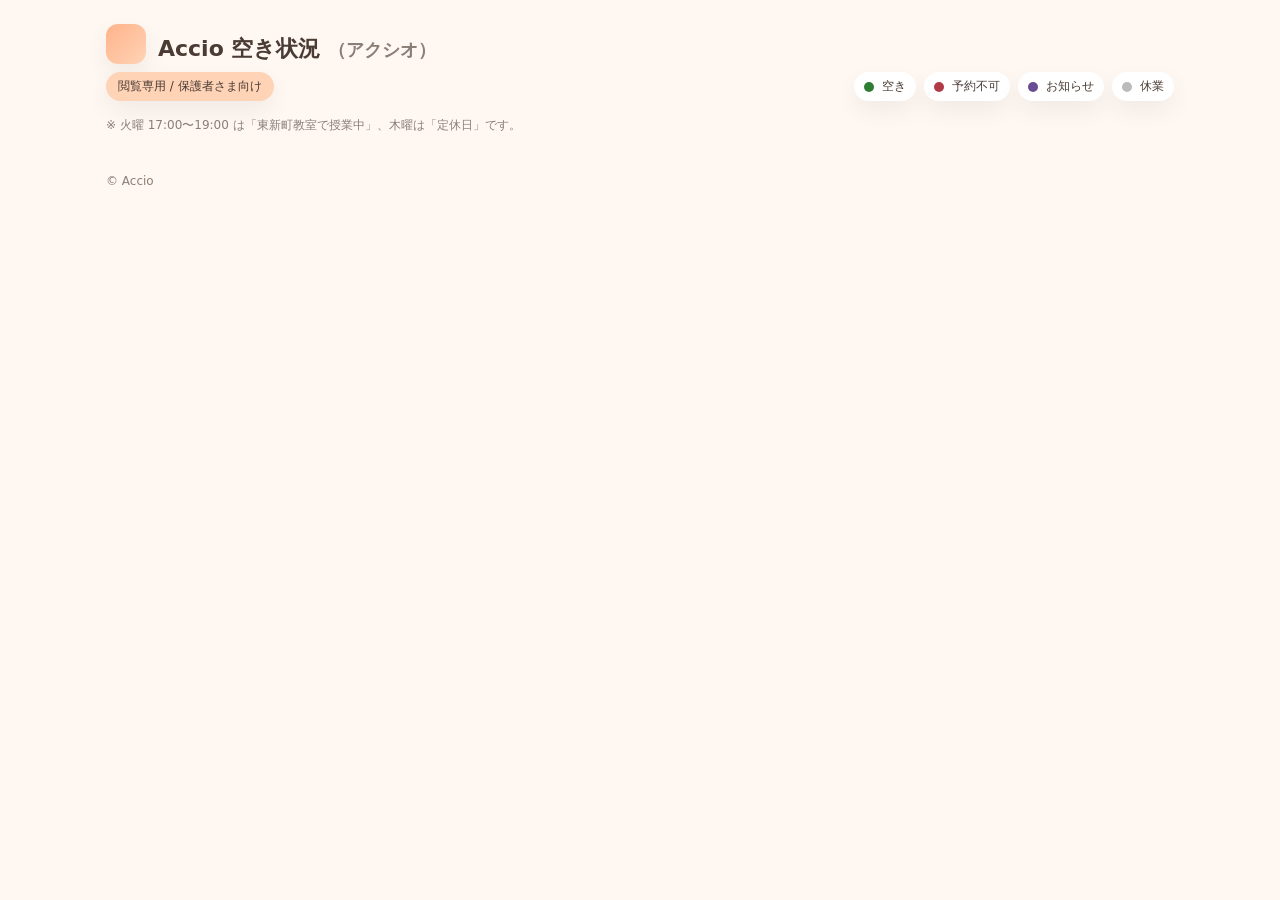
<file: index.html>
<!doctype html>
<html lang="ja">
<head>
  <meta charset="utf-8">
  <meta http-equiv="refresh" content="0; url=./viewer.html">
  <title>Accio スケジュール</title>
</head>
<body>
  <p>読み込み中…<a href="./viewer.html">こちら</a></p>
</body>
</html>
</file>
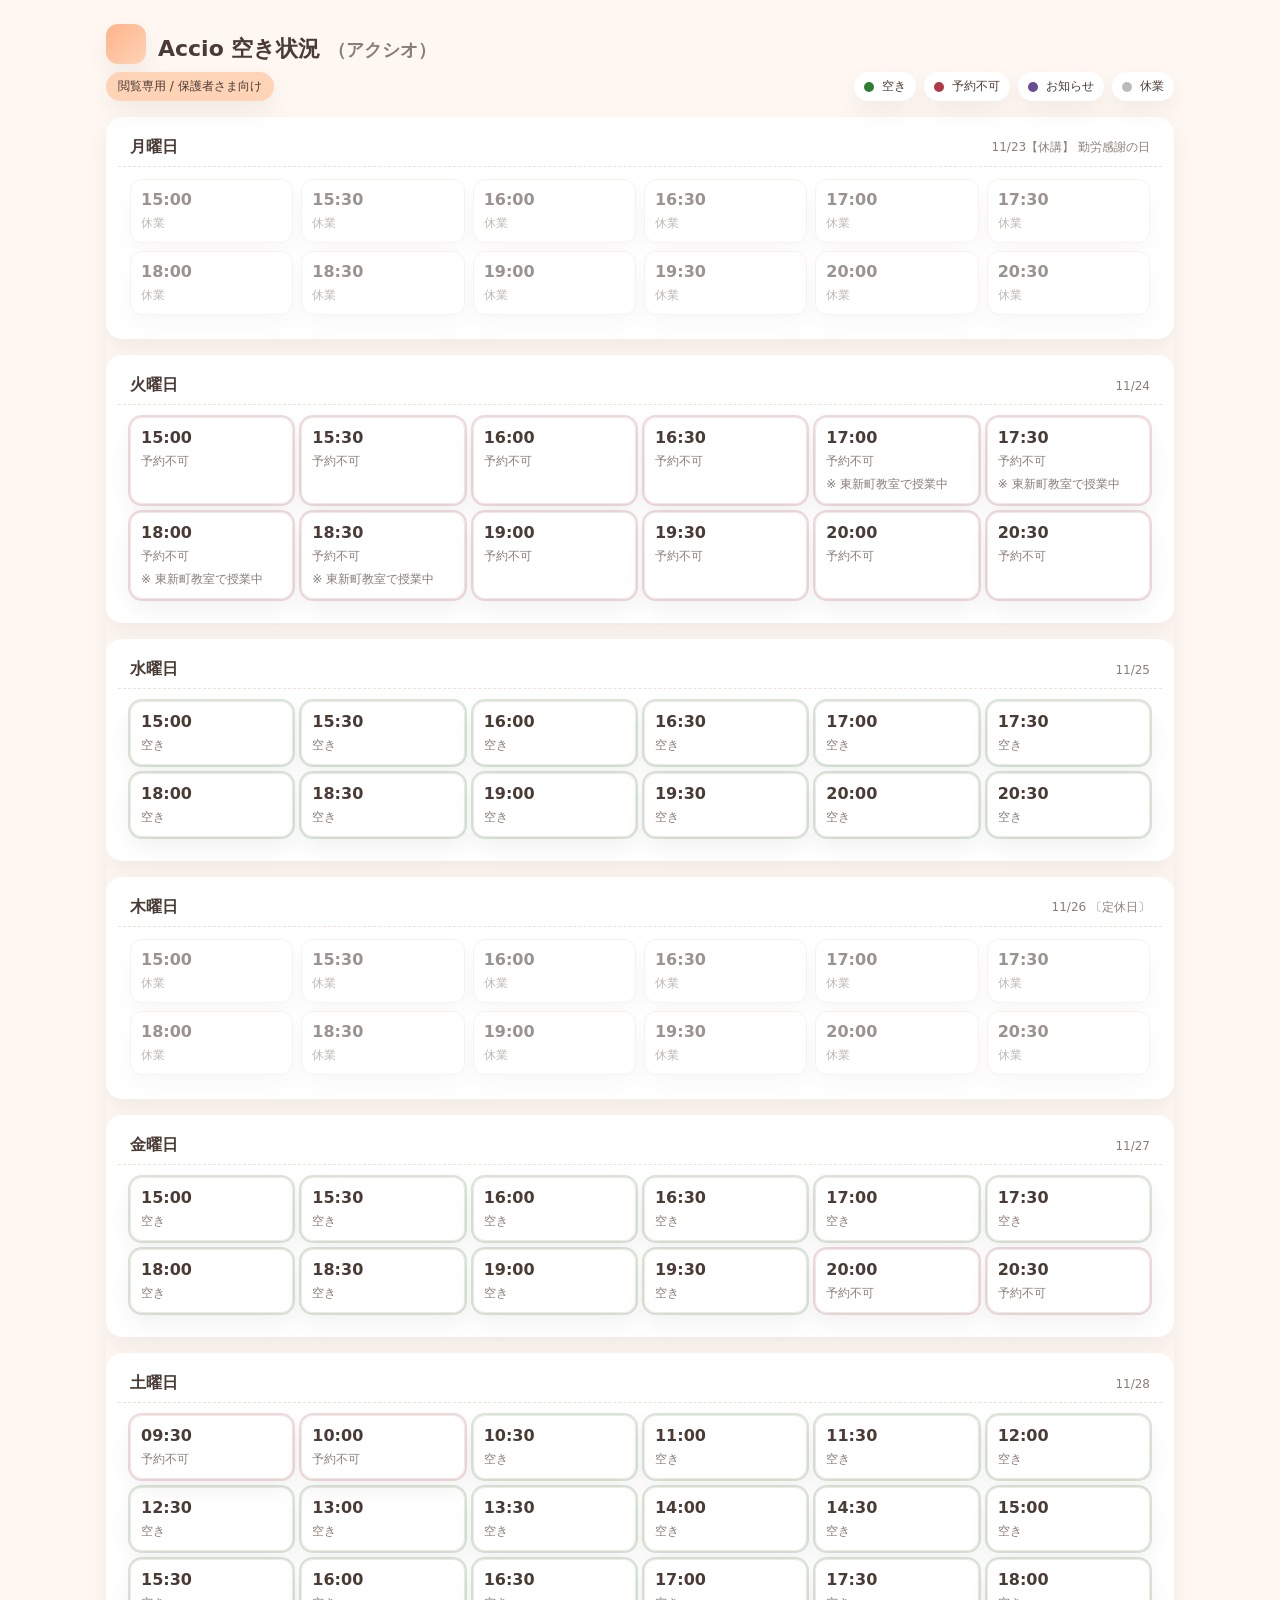
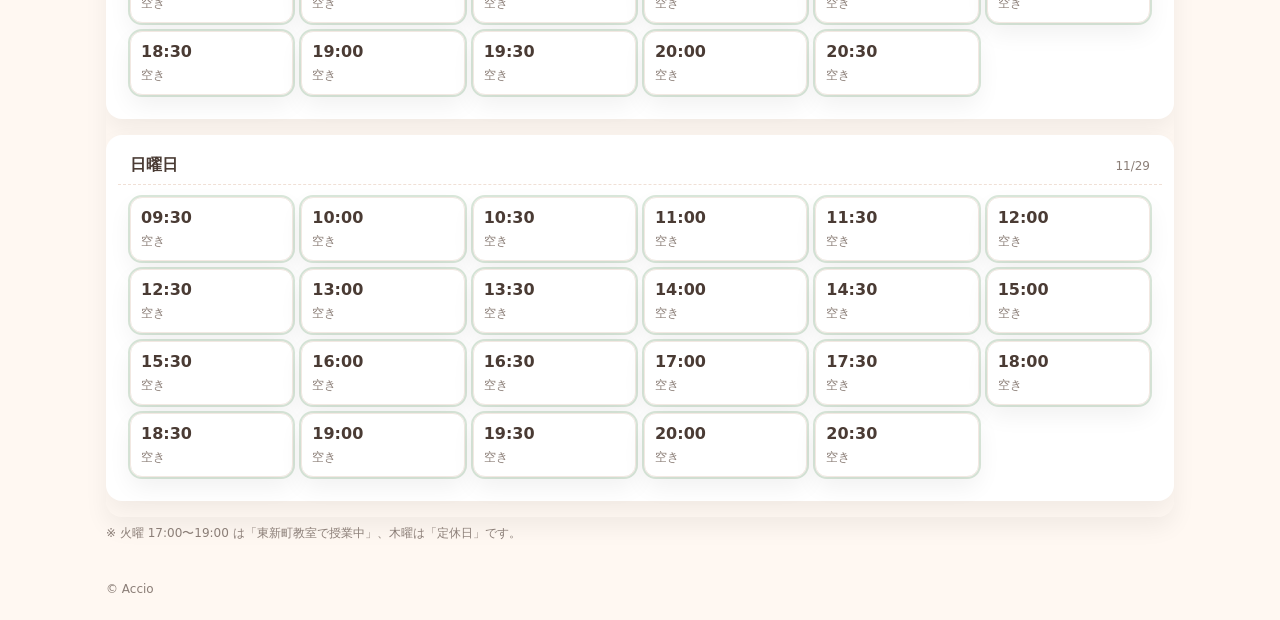
<file: viewer.html>
<!doctype html>
<html lang="ja">
<head>
  <meta charset="utf-8">
  <meta name="viewport" content="width=device-width,initial-scale=1">
  <title>Accio 空き状況（閲覧のみ）</title>
  <link rel="stylesheet" href="./schedule.css">
</head>
<body>
  <header class="header">
    <div class="brand">
      <div class="logo"></div>
      <h1>Accio 空き状況 <small>（アクシオ）</small></h1>
    </div>
    <div class="toolbar">
      <span class="badge">閲覧専用 / 保護者さま向け</span>
      <div class="legend">
        <span class="chip"><i class="dot ok"></i> 空き</span>
        <span class="chip"><i class="dot ng"></i> 予約不可</span>
        <span class="chip"><i class="dot info"></i> お知らせ</span>
        <span class="chip"><i class="dot closed"></i> 休業</span>
      </div>
    </div>
  </header>

  <main class="wrapper">
    <div id="schedule"></div>
    <p class="notice">※ 火曜 17:00〜19:00 は「東新町教室で授業中」、木曜は「定休日」です。</p>
  </main>

  <footer class="footer">© Accio</footer>

  <script src="./schedule.js"></script>
  <script> AccioSchedule.initViewer(); </script>
</body>
</html>
</file>
<file: schedule.css>
/* schedule.css */
:root{
  --bg: #fff8f2;
  --card: #fff;
  --accent: #ffb38a;   /* 柔らかオレンジ */
  --accent-2:#ffd3b6;  /* さらに淡め */
  --text:#4a3b34;
  --muted:#8b7e77;
  --ok:#2e7d32;        /* 空き */
  --ng:#b23a48;        /* 予約不可 */
  --info:#6a4c93;      /* お知らせ */
  --shadow: 0 10px 24px rgba(0,0,0,.06);
}

*{ box-sizing: border-box; }
html,body{
  margin:0; padding:0;
  background: var(--bg);
  color: var(--text);
  font-family: ui-sans-serif, system-ui, -apple-system, "Segoe UI", Roboto, "Hiragino Sans", "Noto Sans JP", "Yu Gothic", "Meiryo", sans-serif;
}

.header{
  max-width: 1100px; margin: 24px auto 8px; padding: 0 16px;
}
.brand{
  display:flex; align-items:flex-end; gap:12px;
}
.brand .logo{
  width:40px; height:40px; border-radius:12px; background: linear-gradient(135deg,var(--accent),var(--accent-2));
  box-shadow: var(--shadow);
}
.brand h1{ margin:0; font-size: 22px; }
.brand small{ color: var(--muted); }

.wrapper{
  max-width:1100px; margin: 8px auto 40px; padding: 0 16px;
}

.toolbar{
  display:flex; flex-wrap: wrap; gap: 8px; align-items:center; margin: 8px 0 16px;
}
.badge{
  display:inline-flex; align-items:center; gap:8px; border-radius: 999px; padding:6px 12px; background: var(--accent-2); color: var(--text);
  font-size: 12px; box-shadow: var(--shadow);
}
.legend{ display:flex; gap:8px; flex-wrap:wrap; margin-left:auto; }
.legend .chip{
  display:inline-flex; align-items:center; gap:8px; border-radius: 999px; padding:6px 10px; background: #fff; box-shadow: var(--shadow); font-size:12px;
}
.dot{ width:10px; height:10px; border-radius:50%; display:inline-block; }
.dot.ok{ background: var(--ok); }
.dot.ng{ background: var(--ng); }
.dot.info{ background: var(--info); }
.dot.closed{ background: #bbb; }

.grid{
  background: transparent; border-radius:16px; overflow:hidden; box-shadow: var(--shadow);
}

.day{
  background: var(--card); margin-bottom:16px; border-radius:16px; padding:12px; box-shadow: var(--shadow);
}
.day-header{
  display:flex; align-items:center; justify-content:space-between; padding:8px 12px; border-bottom: 1px dashed #f0e0d6;
}
.day-title{ font-weight:700; }
.day-note{ color: var(--muted); font-size: 12px; }

.slots{
  display:grid; gap:8px; padding: 12px;
  grid-template-columns: repeat(auto-fill, minmax(140px, 1fr));
}

.slot{
  user-select:none;
  border-radius:12px; padding:10px; background:#fff; border:1px solid #f2e8e2; box-shadow: var(--shadow);
  display:flex; flex-direction: column; gap:6px;
}
.slot .time{ font-weight:600; }
.slot .status{ font-size:12px; color: var(--muted); }
.slot.ok   { outline: 2px solid rgba(46,125,50,.18); }
.slot.ng   { outline: 2px solid rgba(178,58,72,.18); filter: saturate(.9); }
.slot.info { outline: 2px solid rgba(106,76,147,.18); }
.slot.closed { opacity:.55; }

.slot.readonly{ pointer-events:none; }

.controls{
  display:flex; gap:8px; flex-wrap:wrap; padding: 8px 12px 12px;
}
.btn{
  border: none; border-radius: 12px; padding:10px 14px; background: var(--accent); color: #fff; cursor: pointer; box-shadow: var(--shadow);
}
.btn.secondary{ background:#fff; color: var(--text); border:1px solid #f0e0d6; }
.btn.danger{ background: var(--ng); }
.btn.info{ background: var(--info); }

select, textarea, input[type="file"]{
  border-radius: 10px; border:1px solid #f0e0d6; padding:8px 10px; background:#fff; color:var(--text);
  box-shadow: var(--shadow);
}

.notice{
  margin: 8px 0 0; color: var(--muted); font-size:12px;
}
.footer{
  max-width:1100px; margin: 8px auto 24px; padding: 0 16px; color: var(--muted); font-size: 12px;
}
</file>
